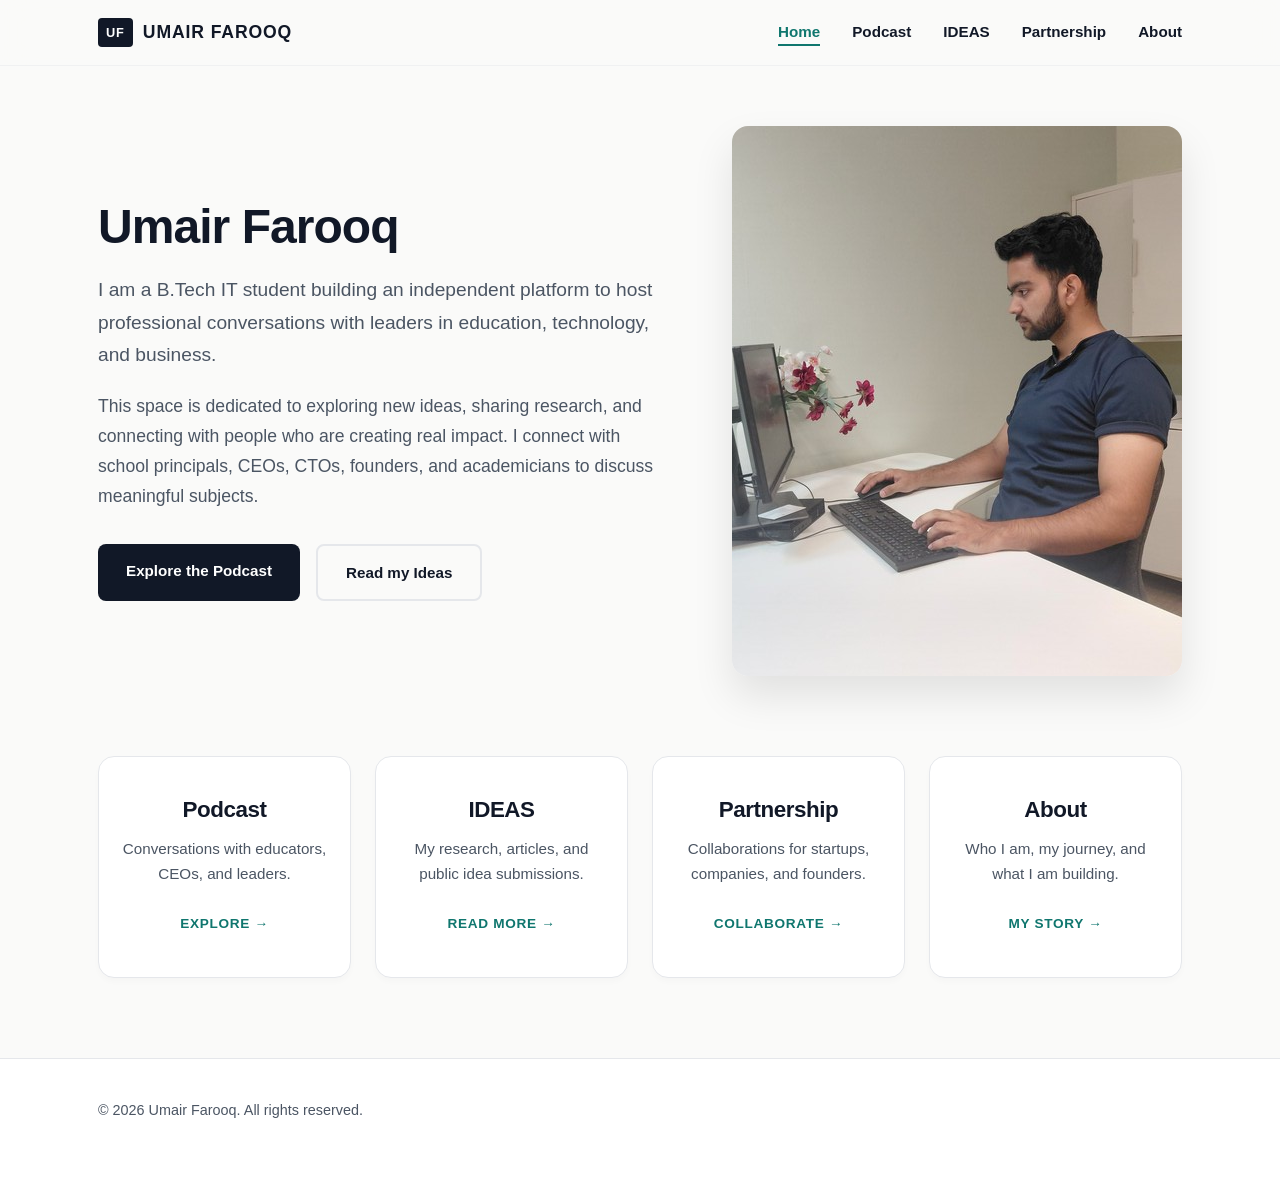
<file: index.html>
<!DOCTYPE html>
<html lang="en">
<head>
  <meta charset="UTF-8" />
  <meta name="viewport" content="width=device-width, initial-scale=1.0" />
  <title>Umair Farooq — Independent Media & Research</title>
  <link rel="stylesheet" href="css/style.css" />
</head>
<body>

  <header class="site-header">
    <div class="container header-inner">
      <a href="index.html" class="logo" style="display: flex; align-items: center; gap: 10px;">
        <span style="background: var(--text); color: #fff; padding: 4px 8px; border-radius: 4px; font-size: 0.8rem;">UF</span>
        UMAIR FAROOQ
      </a>
      <button class="menu-toggle" aria-label="Toggle menu">☰</button>
      <nav class="main-nav">
        <ul>
          <li><a href="index.html" class="active">Home</a></li>
          <li><a href="podcast.html">Podcast</a></li>
          <li><a href="ideas.html">IDEAS</a></li>
          <li><a href="partnerships.html">Partnership</a></li>
          <li><a href="about.html">About</a></li>
        </ul>
      </nav>
    </div>
  </header>

  <main class="container" style="padding-top: 60px; padding-bottom: 80px;">
    
    <!-- HERO SECTION -->
    <div class="hero-inner" style="margin-bottom: 80px;">
      
      <div class="hero-text">
        <h1 style="font-size: 3rem; margin-bottom: 20px; line-height: 1.1;">Umair Farooq</h1>
        
        <p class="lead" style="font-size: 1.2rem; margin-bottom: 20px;">
          I am a B.Tech IT student building an independent platform to host professional conversations with leaders in education, technology, and business.
        </p>
        
        <p class="lead" style="font-size: 1.1rem; color: var(--muted);">
          This space is dedicated to exploring new ideas, sharing research, and connecting with people who are creating real impact. I connect with school principals, CEOs, CTOs, founders, and academicians to discuss meaningful subjects.
        </p>

        <div class="hero-links">
          <a href="podcast.html" class="btn">Explore the Podcast</a>
          <a href="ideas.html" class="btn btn-outline" style="border-color: var(--border); color: var(--text);">Read my Ideas</a>
        </div>
      </div>

      <!-- THE NATURAL PHOTO (No Square Frame) -->
      <div class="hero-photo">
        <img src="images/profile.jpg" alt="Umair Farooq" />
      </div>

    </div>

    <!-- BOTTOM CARDS SECTION -->
    <div class="grid-4">
      
      <a href="podcast.html" class="card" style="text-align: center; padding: 40px 20px;">
        <h3 style="font-size: 1.4rem; margin-bottom: 12px; color: var(--text);">Podcast</h3>
        <p style="margin-bottom: 24px; font-size: 0.95rem;">Conversations with educators, CEOs, and leaders.</p>
        <span style="color: var(--accent); font-weight: 800; font-size: 0.85rem; letter-spacing: 0.05em; text-transform: uppercase;">Explore &rarr;</span>
      </a>

      <a href="ideas.html" class="card" style="text-align: center; padding: 40px 20px;">
        <h3 style="font-size: 1.4rem; margin-bottom: 12px; color: var(--text);">IDEAS</h3>
        <p style="margin-bottom: 24px; font-size: 0.95rem;">My research, articles, and public idea submissions.</p>
        <span style="color: var(--accent); font-weight: 800; font-size: 0.85rem; letter-spacing: 0.05em; text-transform: uppercase;">Read More &rarr;</span>
      </a>

      <a href="partnerships.html" class="card" style="text-align: center; padding: 40px 20px;">
        <h3 style="font-size: 1.4rem; margin-bottom: 12px; color: var(--text);">Partnership</h3>
        <p style="margin-bottom: 24px; font-size: 0.95rem;">Collaborations for startups, companies, and founders.</p>
        <span style="color: var(--accent); font-weight: 800; font-size: 0.85rem; letter-spacing: 0.05em; text-transform: uppercase;">Collaborate &rarr;</span>
      </a>

      <a href="about.html" class="card" style="text-align: center; padding: 40px 20px;">
        <h3 style="font-size: 1.4rem; margin-bottom: 12px; color: var(--text);">About</h3>
        <p style="margin-bottom: 24px; font-size: 0.95rem;">Who I am, my journey, and what I am building.</p>
        <span style="color: var(--accent); font-weight: 800; font-size: 0.85rem; letter-spacing: 0.05em; text-transform: uppercase;">My Story &rarr;</span>
      </a>

    </div>

  </main>

  <footer class="site-footer">
    <div class="container footer-inner">
      <p>© <span id="year"></span> Umair Farooq. All rights reserved.</p>
    </div>
  </footer>

  <script src="js/script.js"></script>
</body>
</html>
</file>
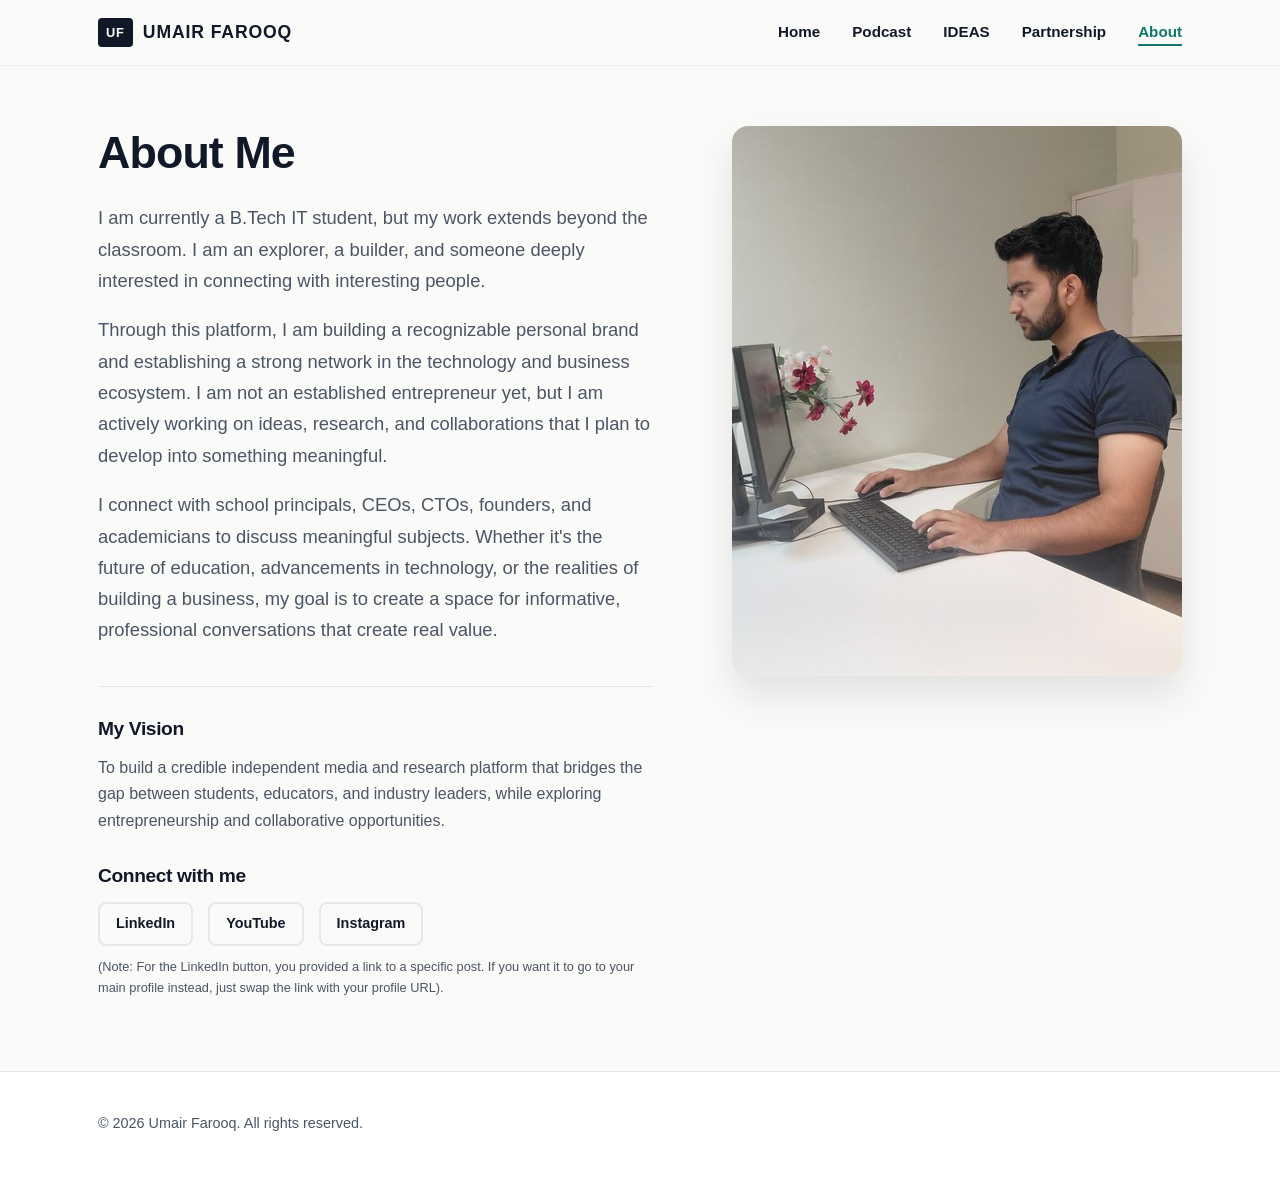
<file: about.html>
<!DOCTYPE html>
<html lang="en">
<head>
  <meta charset="UTF-8" />
  <meta name="viewport" content="width=device-width, initial-scale=1.0" />
  <title>About — Umair Farooq</title>
  <link rel="stylesheet" href="css/style.css" />
</head>
<body>

  <header class="site-header">
    <div class="container header-inner">
      <a href="index.html" class="logo" style="display: flex; align-items: center; gap: 10px;">
        <span style="background: var(--text); color: #fff; padding: 4px 8px; border-radius: 4px; font-size: 0.8rem;">UF</span>
        UMAIR FAROOQ
      </a>
      <button class="menu-toggle" aria-label="Toggle menu">☰</button>
      <nav class="main-nav">
        <ul>
          <li><a href="index.html">Home</a></li>
          <li><a href="podcast.html">Podcast</a></li>
          <li><a href="ideas.html">IDEAS</a></li>
          <li><a href="partnerships.html">Partnership</a></li>
          <li><a href="about.html" class="active">About</a></li>
        </ul>
      </nav>
    </div>
  </header>

  <main class="container" style="padding-top: 60px; padding-bottom: 60px;">
    
    <div class="hero-inner" style="align-items: flex-start;">
      
      <!-- LEFT SIDE: Your Story -->
      <div class="hero-text">
        <h1>About Me</h1>
        
        <p class="lead">
          I am currently a B.Tech IT student, but my work extends beyond the classroom. I am an explorer, a builder, and someone deeply interested in connecting with interesting people.
        </p>
        
        <p class="lead">
          Through this platform, I am building a recognizable personal brand and establishing a strong network in the technology and business ecosystem. I am not an established entrepreneur yet, but I am actively working on ideas, research, and collaborations that I plan to develop into something meaningful.
        </p>
        
        <p class="lead">
          I connect with school principals, CEOs, CTOs, founders, and academicians to discuss meaningful subjects. Whether it's the future of education, advancements in technology, or the realities of building a business, my goal is to create a space for informative, professional conversations that create real value.
        </p>

        <!-- Vision Section -->
        <div style="margin-top: 40px; border-top: 1px solid var(--border); padding-top: 30px;">
          <h3 style="font-size: 1.2rem; margin-bottom: 15px;">My Vision</h3>
          <p style="color: var(--muted);">
            To build a credible independent media and research platform that bridges the gap between students, educators, and industry leaders, while exploring entrepreneurship and collaborative opportunities.
          </p>
        </div>

        <!-- Social Links Section (UPDATED WITH YOUR LINKS) -->
        <div style="margin-top: 30px;">
          <h3 style="font-size: 1.2rem; margin-bottom: 15px;">Connect with me</h3>
          <div style="display: flex; gap: 15px; flex-wrap: wrap;">
            
            <!-- LinkedIn (Used the specific post link you provided) -->
            <a href="https://www.linkedin.com/posts/ritvikzaadu_noogler-ugcPost-7321483442292998145-rFuc/" target="_blank" class="btn btn-outline" style="padding: 8px 16px; font-size: 0.9rem;">LinkedIn</a>
            
            <!-- YouTube -->
            <a href="https://www.youtube.com/@umairf313" target="_blank" class="btn btn-outline" style="padding: 8px 16px; font-size: 0.9rem;">YouTube</a>
            
            <!-- Instagram -->
            <a href="https://www.instagram.com/mir_umair_farooq/" target="_blank" class="btn btn-outline" style="padding: 8px 16px; font-size: 0.9rem;">Instagram</a>
            
          </div>
          <p style="font-size: 0.8rem; color: var(--muted); margin-top: 10px;">(Note: For the LinkedIn button, you provided a link to a specific post. If you want it to go to your main profile instead, just swap the link with your profile URL).</p>
        </div>

      </div>

      <!-- RIGHT SIDE: Photo -->
      <div class="hero-photo" style="position: sticky; top: 100px;">
        <img src="images/profile.jpg" alt="Umair Farooq" />
      </div>

    </div>

  </main>

  <footer class="site-footer">
    <div class="container footer-inner">
      <p>© <span id="year"></span> Umair Farooq. All rights reserved.</p>
    </div>
  </footer>

  <script src="js/script.js"></script>
</body>
</html>
</file>
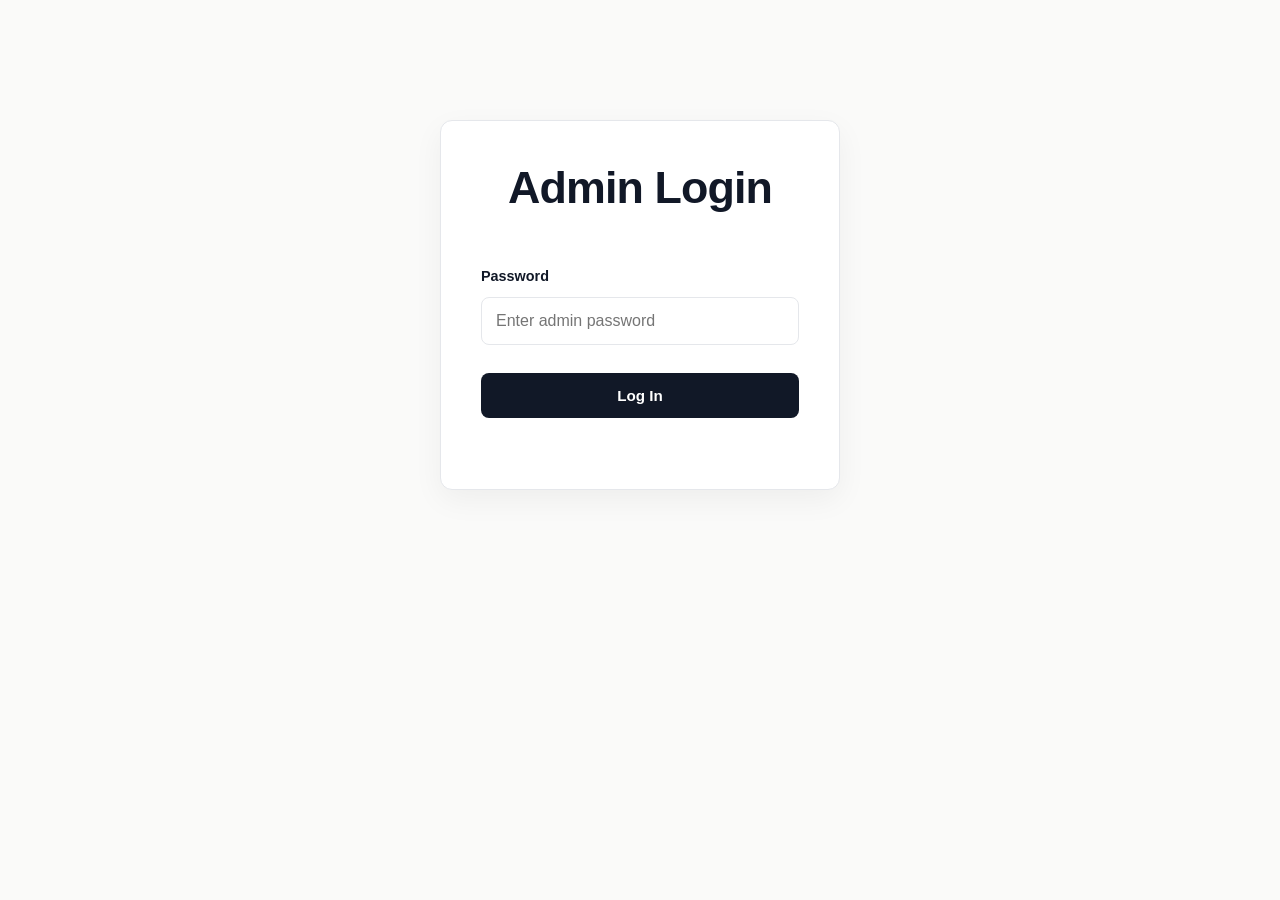
<file: admin-login.html>
<!DOCTYPE html>
<html lang="en">
<head>
  <meta charset="UTF-8" />
  <meta name="viewport" content="width=device-width, initial-scale=1.0" />
  <title>Admin Login — Umair Farooq</title>
  <link rel="stylesheet" href="css/style.css" />
  <style>
    .login-box {
      max-width: 400px;
      margin: 120px auto;
      padding: 40px;
      border: 1px solid var(--border);
      border-radius: 12px;
      background: var(--surface);
      box-shadow: 0 10px 30px rgba(0,0,0,0.05);
    }
  </style>
</head>
<body>

  <main class="container">
    <div class="login-box">
      <h1 style="text-align: center; margin-bottom: 30px;">Admin Login</h1>
      <form id="loginForm" class="contact-form">
        <label for="password">Password</label>
        <input type="password" id="password" placeholder="Enter admin password" required>
        <button type="submit" class="btn" style="width: 100%;">Log In</button>
        <p id="loginStatus" class="form-note" style="text-align: center; color: #a02c2c; margin-top: 15px;"></p>
      </form>
    </div>
  </main>

  <!-- We will link this to the backend later -->
  <script>
    const BACKEND_URL = 'https://umairfarooquf-backend.onrender.com';

    document.getElementById('loginForm').addEventListener('submit', async (e) => {
      e.preventDefault();
      const status = document.getElementById('loginStatus');
      const btn = e.target.querySelector('button');
      btn.textContent = 'Checking...';
      status.textContent = '';

      try {
        const res = await fetch(`${BACKEND_URL}/api/admin/login`, {
          method: 'POST',
          headers: { 'Content-Type': 'application/json' },
          body: JSON.stringify({ password: document.getElementById('password').value })
        });
        const data = await res.json();
        
        if (data.success) {
          localStorage.setItem('adminToken', data.token);
          window.location.href = 'admin.html';
        } else {
          status.textContent = 'Wrong password. Try again.';
        }
      } catch (err) {
        status.textContent = 'Network error. Server might be waking up.';
      }
      btn.textContent = 'Log In';
    });
  </script>
</body>
</html>
</file>
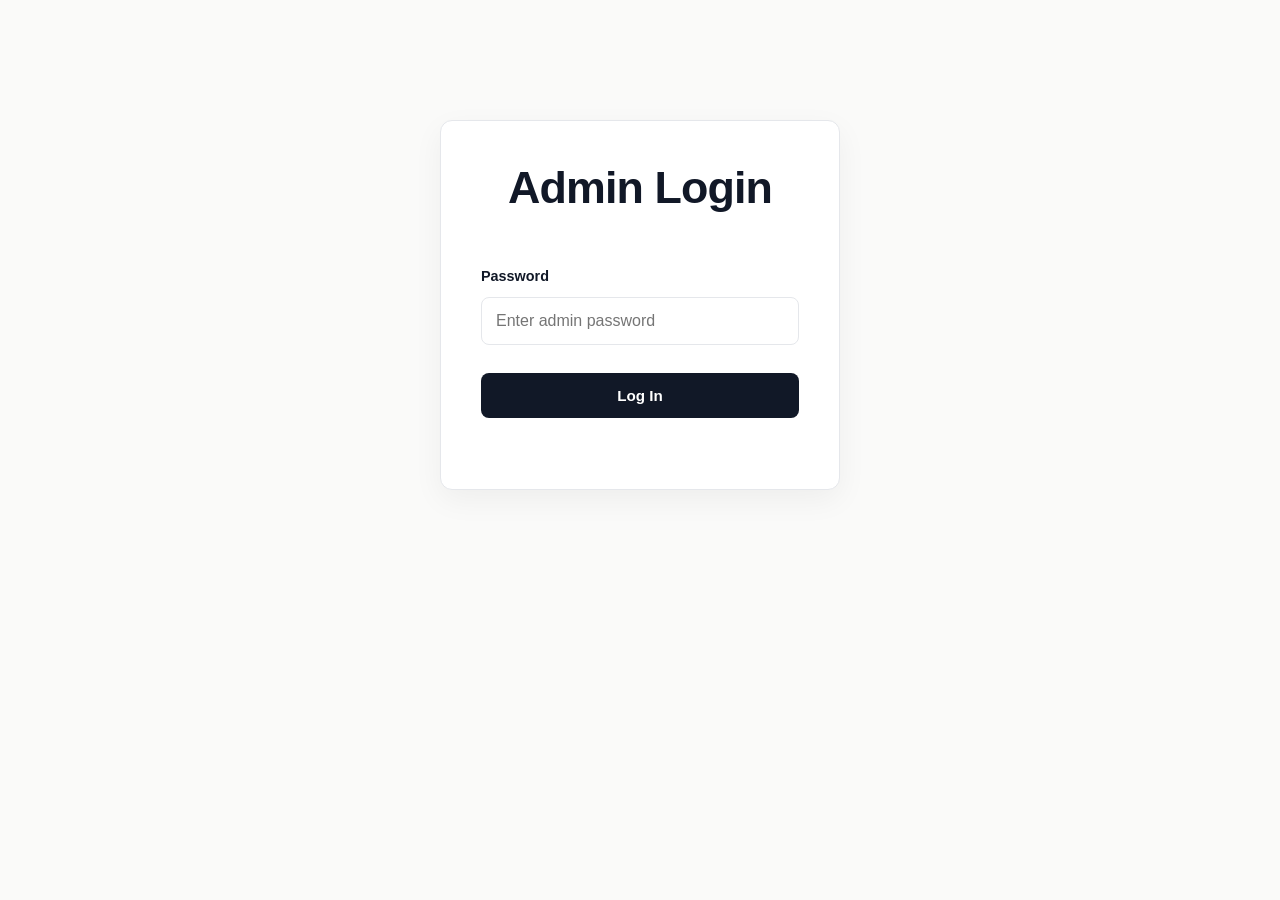
<file: admin.html>
<!DOCTYPE html>
<html lang="en">
<head>
  <meta charset="UTF-8" />
  <meta name="viewport" content="width=device-width, initial-scale=1.0" />
  <title>Admin Dashboard — Umair Farooq</title>
  <link rel="stylesheet" href="css/style.css" />
  <style>
    .admin-header { display: flex; justify-content: space-between; align-items: center; padding: 30px 0; border-bottom: 1px solid var(--border); }
    .admin-header h1 { margin: 0; }
    .admin-section { padding: 40px 0; }
    .admin-item { border: 1px solid var(--border); border-radius: 10px; padding: 20px; margin-bottom: 16px; background: var(--surface); }
    .admin-item-head { display: flex; justify-content: space-between; align-items: flex-start; gap: 16px; margin-bottom: 12px; }
    .admin-item-head h3 { margin: 0; }
    .admin-meta { font-size: 0.85rem; color: var(--muted); margin-bottom: 12px; background: var(--bg); padding: 8px 12px; border-radius: 6px; display: inline-block; }
    .admin-body { white-space: pre-wrap; font-size: 0.95rem; border-left: 3px solid var(--accent); padding-left: 15px; margin-top: 15px; }
    .btn-delete { background: #a02c2c; padding: 6px 12px; font-size: 0.8rem; }
    .btn-delete:hover { background: #7c2020; }
  </style>
</head>
<body>

  <div class="container">
    <div class="admin-header">
      <h1>Admin Dashboard</h1>
      <button id="logoutBtn" class="btn btn-outline">Log Out</button>
    </div>

    <section class="admin-section">
      <h2>Podcast Bookings</h2>
      <div id="bookingsList">Loading...</div>
    </section>

    <section class="admin-section">
      <h2>Partnerships</h2>
      <div id="partnershipsList">Loading...</div>
    </section>

    <section class="admin-section">
      <h2>Idea Submissions</h2>
      <div id="ideasList">Loading...</div>
    </section>
  </div>

  <script>
    const BACKEND_URL = 'https://umairfarooquf-backend.onrender.com';
    const token = localStorage.getItem('adminToken');

    if (!token) { window.location.href = 'admin-login.html'; }

    document.getElementById('logoutBtn').addEventListener('click', () => {
      localStorage.removeItem('adminToken');
      window.location.href = 'admin-login.html';
    });

    async function fetchData(endpoint, targetId, renderCallback) {
      try {
        const res = await fetch(`${BACKEND_URL}/api/admin/${endpoint}`, {
          headers: { 'Authorization': `Bearer ${token}` }
        });
        if (res.status === 401) {
          localStorage.removeItem('adminToken');
          window.location.href = 'admin-login.html';
          return;
        }
        const data = await res.json();
        document.getElementById(targetId).innerHTML = data.length === 0 ? '<p style="color: var(--muted);">No records yet.</p>' : data.map(renderCallback).join('');
      } catch (err) {
        document.getElementById(targetId).innerHTML = '<p style="color: red;">Failed to load data. Is server awake?</p>';
      }
    }

    // 1. Load Bookings
    fetchData('bookings', 'bookingsList', (item) => `
      <div class="admin-item">
        <div class="admin-item-head">
          <h3>${item.name} <span style="font-weight: normal; color: var(--muted);">(${item.designation})</span></h3>
          <button class="btn btn-delete" onclick="deleteRecord('podcast_bookings', ${item.id})">Delete</button>
        </div>
        <div class="admin-meta">
          <strong>Company:</strong> ${item.company || 'N/A'} | 
          <strong>Phone:</strong> ${item.contact_number} | 
          <strong>Location:</strong> ${item.preferred_location} ${item.location_details ? `(${item.location_details})` : ''}
        </div>
        <div class="admin-body">${item.notes || 'No additional notes.'}</div>
      </div>
    `);

    // 2. Load Partnerships
    fetchData('partnerships', 'partnershipsList', (item) => `
      <div class="admin-item">
        <div class="admin-item-head">
          <h3>${item.name} - ${item.company || 'N/A'}</h3>
          <button class="btn btn-delete" onclick="deleteRecord('partnerships', ${item.id})">Delete</button>
        </div>
        <div class="admin-meta">
          <strong>Email:</strong> ${item.email} | 
          <strong>Type:</strong> ${item.partnership_type} ${item.extra_details ? `(${item.extra_details})` : ''}
        </div>
        <div class="admin-body">${item.message}</div>
      </div>
    `);

    // 3. Load Ideas
    fetchData('ideas', 'ideasList', (item) => `
      <div class="admin-item">
        <div class="admin-item-head">
          <h3>${item.title}</h3>
          <button class="btn btn-delete" onclick="deleteRecord('ideas', ${item.id})">Delete</button>
        </div>
        <div class="admin-meta">
          <strong>Category:</strong> ${item.category} | 
          <strong>Submitted by:</strong> ${item.author_name} (${item.author_contact})
        </div>
        <div class="admin-body">
          <strong>Problem:</strong> ${item.problem}\n\n<strong>Solution:</strong> ${item.solution}\n\n<strong>Description:</strong> ${item.description}
        </div>
      </div>
    `);

    // Delete function
    async function deleteRecord(table, id) {
      if (!confirm('Are you sure you want to delete this record?')) return;
      try {
        await fetch(`${BACKEND_URL}/api/admin/${table}/${id}`, {
          method: 'DELETE',
          headers: { 'Authorization': `Bearer ${token}` }
        });
        window.location.reload();
      } catch (err) {
        alert('Failed to delete. Server might be asleep.');
      }
    }
  </script>
</body>
</html>
</file>
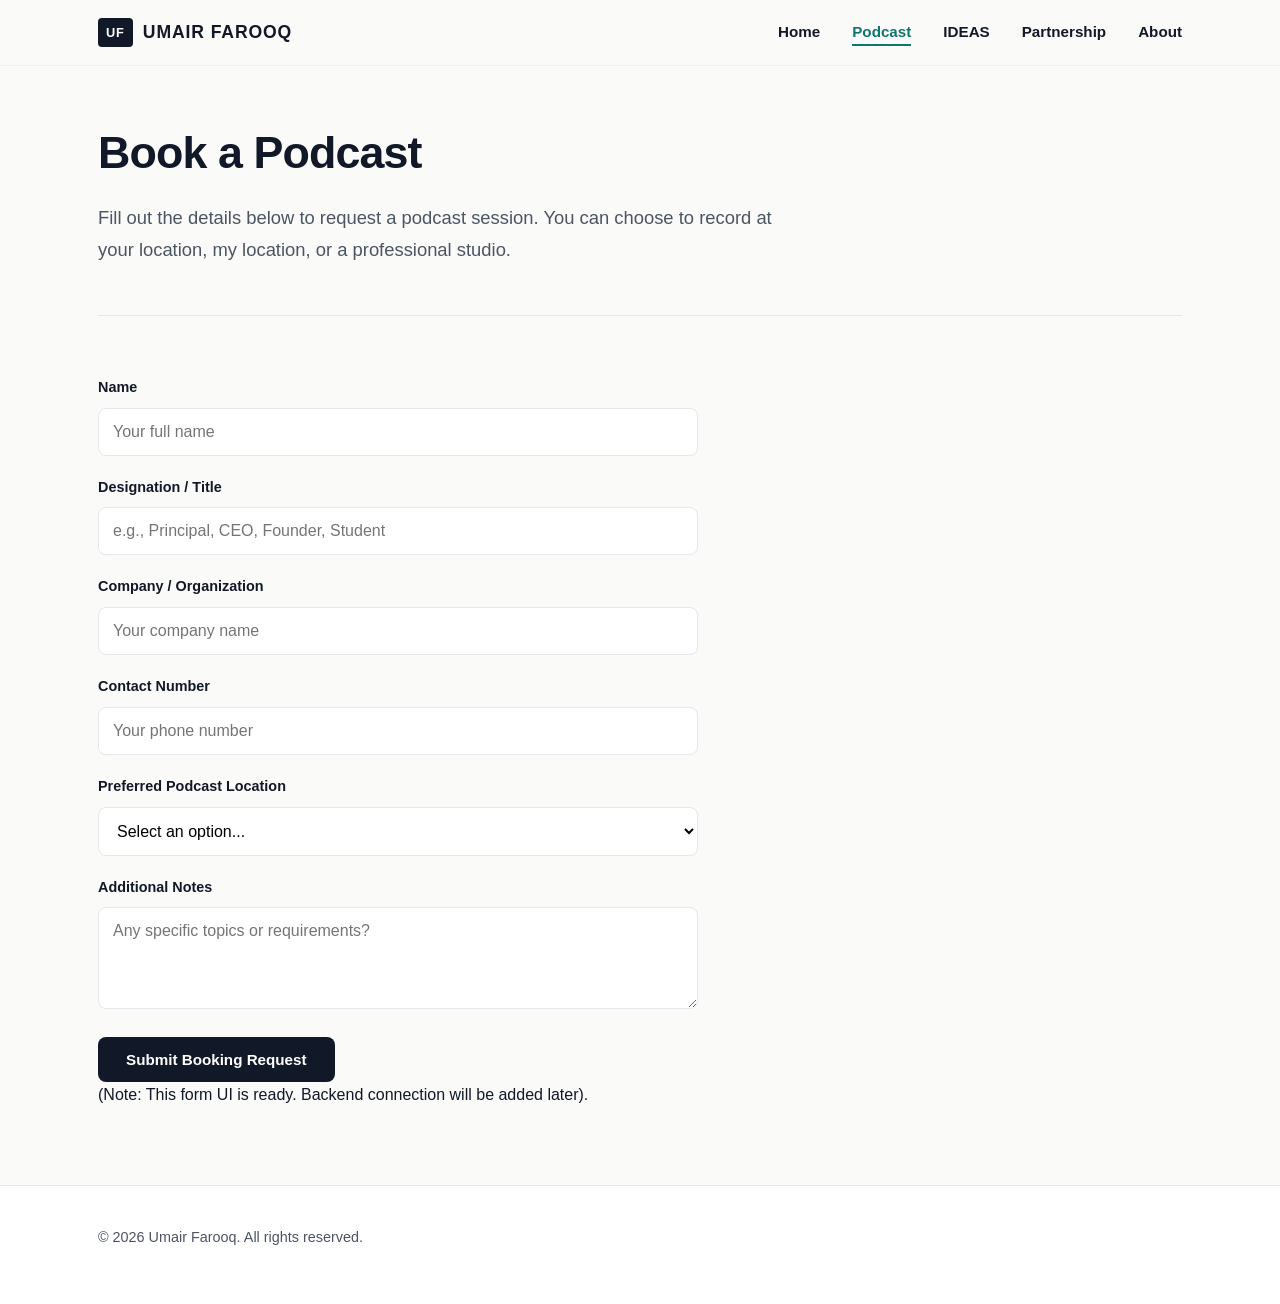
<file: book-a-podcast.html>
<!DOCTYPE html>
<html lang="en">
<head>
  <meta charset="UTF-8" />
  <meta name="viewport" content="width=device-width, initial-scale=1.0" />
  <title>Book a Podcast — Umair Farooq</title>
  <link rel="stylesheet" href="css/style.css" />
</head>
<body>

  <header class="site-header">
    <div class="container header-inner">
      <a href="index.html" class="logo" style="display: flex; align-items: center; gap: 10px;">
        <span style="background: var(--text); color: #fff; padding: 4px 8px; border-radius: 4px; font-size: 0.8rem;">UF</span>
        UMAIR FAROOQ
      </a>
      <button class="menu-toggle" aria-label="Toggle menu">☰</button>
      <nav class="main-nav">
        <ul>
          <li><a href="index.html">Home</a></li>
          <li><a href="podcast.html" class="active">Podcast</a></li>
          <li><a href="ideas.html">IDEAS</a></li>
          <li><a href="partnerships.html">Partnership</a></li>
          <li><a href="about.html">About</a></li>
        </ul>
      </nav>
    </div>
  </header>

  <main class="container" style="padding-top: 60px; padding-bottom: 60px;">
    
    <div style="max-width: 700px; margin-bottom: 50px;">
      <h1>Book a Podcast</h1>
      <p class="lead">
        Fill out the details below to request a podcast session. You can choose to record at your location, my location, or a professional studio.
      </p>
    </div>

    <div style="border-top: 1px solid var(--border); padding-top: 40px;">
      
      <form class="contact-form" id="bookingForm">
        
        <label for="name">Name</label>
        <input type="text" id="name" placeholder="Your full name" required>

        <label for="designation">Designation / Title</label>
        <input type="text" id="designation" placeholder="e.g., Principal, CEO, Founder, Student" required>

        <label for="company">Company / Organization</label>
        <input type="text" id="company" placeholder="Your company name">

        <label for="contact">Contact Number</label>
        <input type="tel" id="contact" placeholder="Your phone number" required>

        <!-- UPDATED DROPDOWN -->
        <label for="location">Preferred Podcast Location</label>
        <select id="location" required onchange="toggleLocationInput()">
          <option value="">Select an option...</option>
          <option value="guest">My Location (drop ur location)</option>
          <option value="host">Host's Location</option>
          <option value="studio">Professional Studio (drop nearby studio)</option>
        </select>

        <!-- Hidden Location Details Box -->
        <div id="locationDetailsDiv" style="display: none; margin-top: 18px;">
          <label for="locationDetails" id="locationLabel">Drop your location / address</label>
          <input type="text" id="locationDetails" placeholder="Enter exact address or area">
        </div>

        <label for="notes">Additional Notes</label>
        <textarea id="notes" rows="4" placeholder="Any specific topics or requirements?"></textarea>

        <button type="submit" class="btn">Submit Booking Request</button>
        <p class="form-note">(Note: This form UI is ready. Backend connection will be added later).</p>
      </form>

    </div>

  </main>

  <footer class="site-footer">
    <div class="container footer-inner">
      <p>© <span id="year"></span> Umair Farooq. All rights reserved.</p>
    </div>
  </footer>

  <script src="js/script.js"></script>
  
  <script>
    function toggleLocationInput() {
      const locationSelect = document.getElementById('location');
      const detailsDiv = document.getElementById('locationDetailsDiv');
      const locationLabel = document.getElementById('locationLabel');
      const locationInput = document.getElementById('locationDetails');

      if (locationSelect.value === 'guest') {
        detailsDiv.style.display = 'block';
        locationLabel.textContent = 'Your Location / Address';
        locationInput.placeholder = 'Enter your exact address or city';
        locationInput.required = true;
      } else if (locationSelect.value === 'studio') {
        detailsDiv.style.display = 'block';
        locationLabel.textContent = 'Nearby Studio';
        locationInput.placeholder = 'Suggest a studio or area you prefer';
        locationInput.required = true;
      } else if (locationSelect.value === 'host') {
        detailsDiv.style.display = 'none';
        locationInput.required = false;
        locationInput.value = '';
      } else {
        detailsDiv.style.display = 'none';
        locationInput.required = false;
        locationInput.value = '';
      }
    }
  </script>
</body>
</html>
</file>
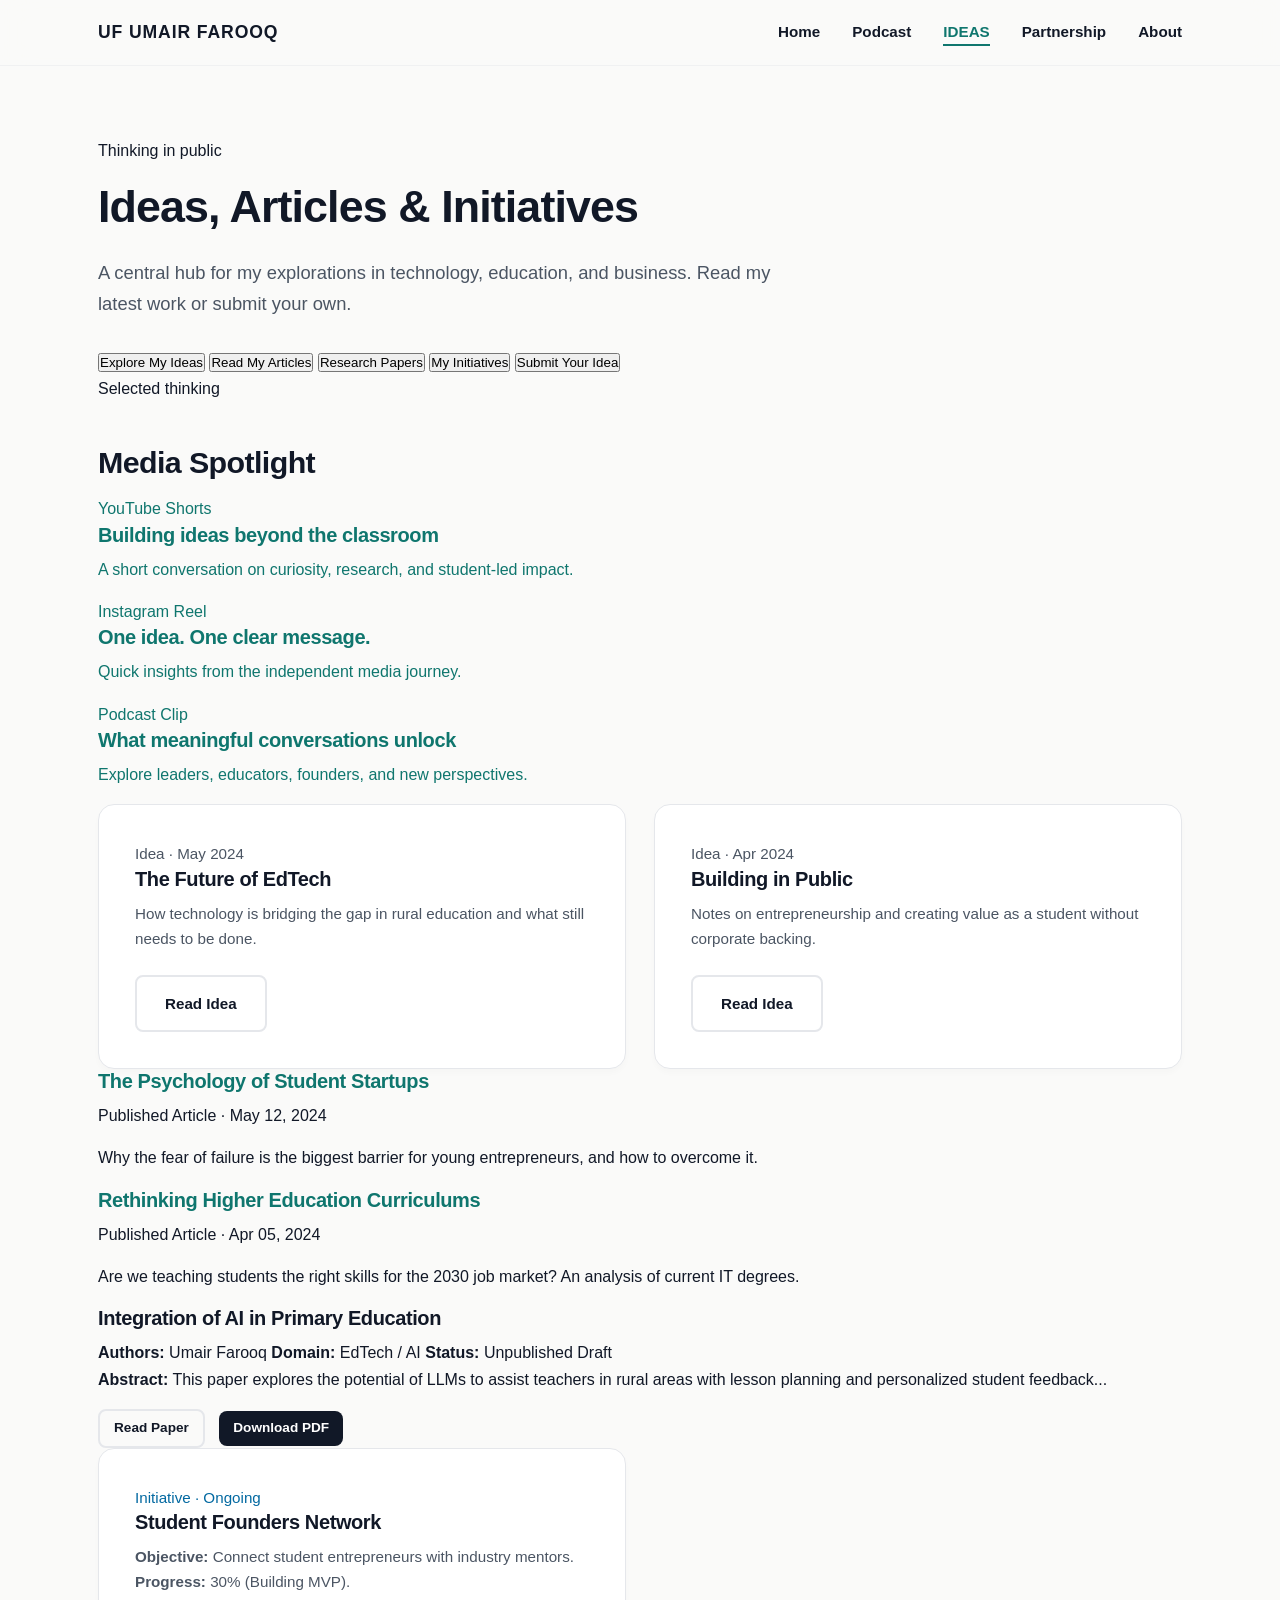
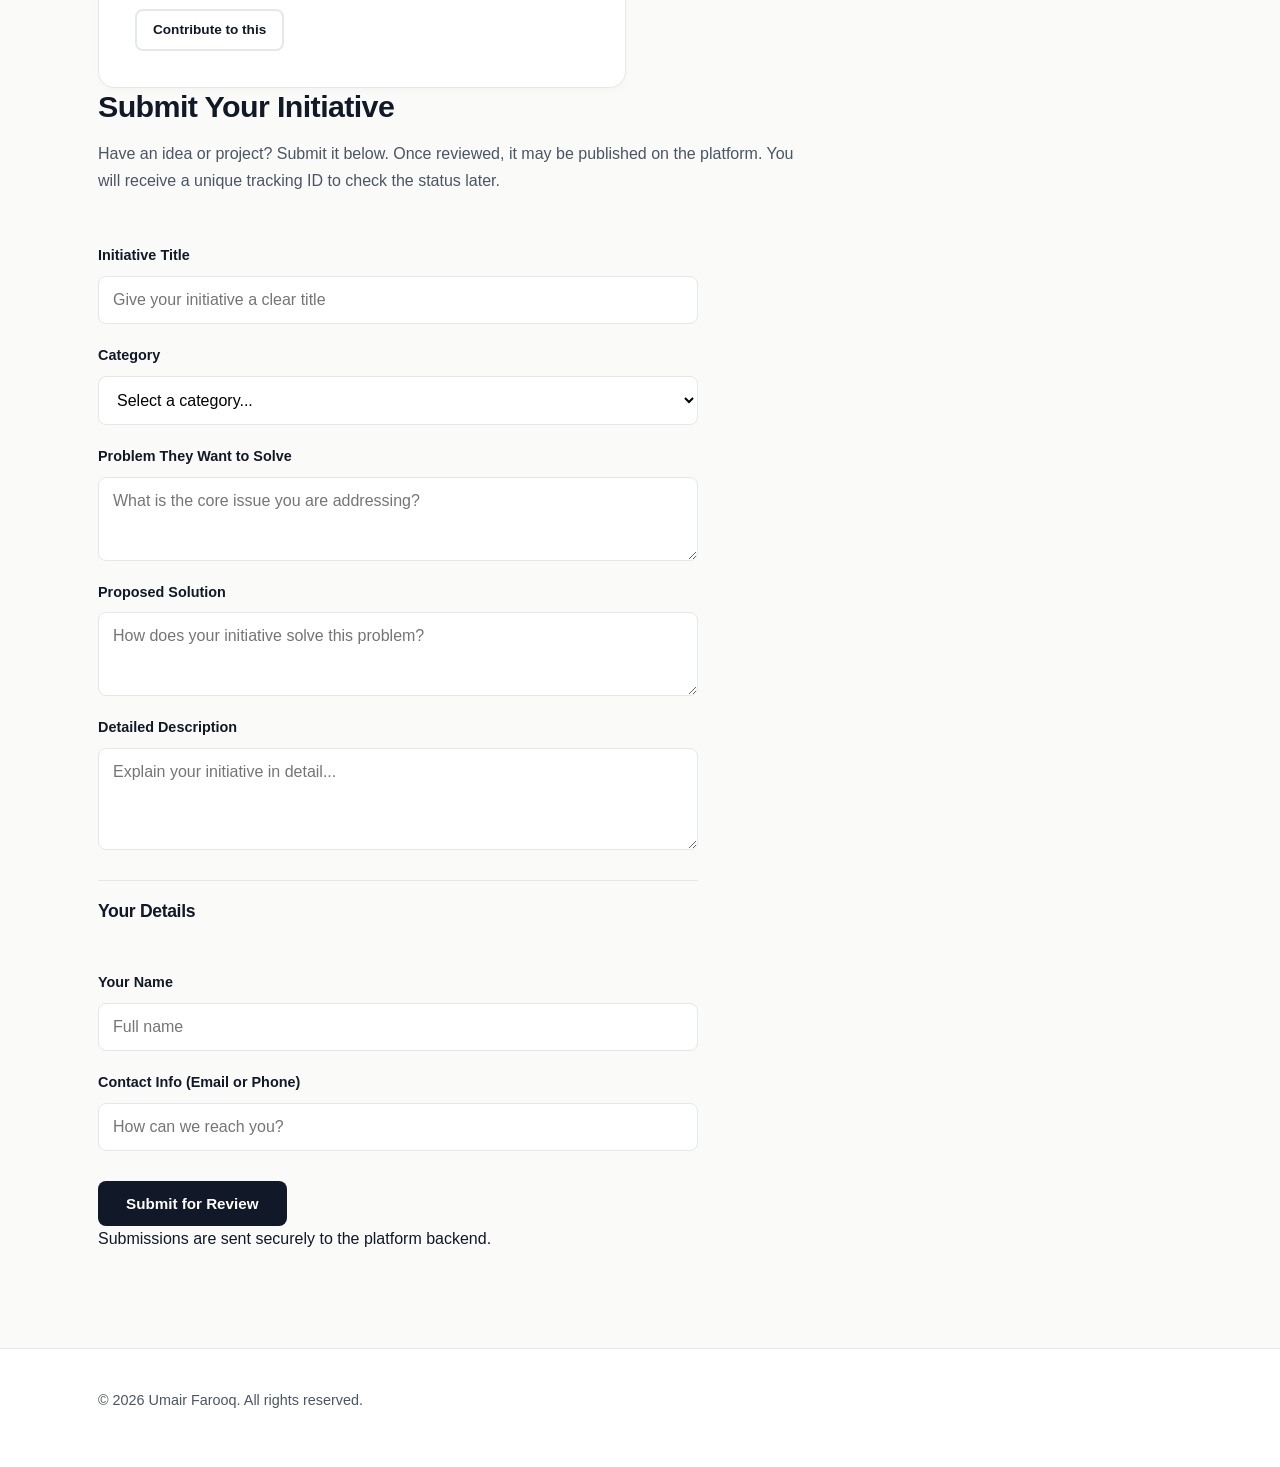
<file: ideas.html>
<!DOCTYPE html>
<html lang="en">
<head>
  <meta charset="UTF-8" />
  <meta name="viewport" content="width=device-width, initial-scale=1.0" />
  <title>Ideas &amp; Initiatives — Umair Farooq</title>
  <link rel="stylesheet" href="css/style.css" />
</head>
<body>

  <header class="site-header">
    <div class="container header-inner">
      <a href="index.html" class="logo">
        <span class="logo-mark">UF</span>
        UMAIR FAROOQ
      </a>
      <button class="menu-toggle" aria-label="Toggle menu">☰</button>
      <nav class="main-nav">
        <ul>
          <li><a href="index.html">Home</a></li>
          <li><a href="podcast.html">Podcast</a></li>
          <li><a href="ideas.html" class="active">IDEAS</a></li>
          <li><a href="partnerships.html">Partnership</a></li>
          <li><a href="about.html">About</a></li>
        </ul>
      </nav>
    </div>
  </header>

  <main class="container" style="padding-top: 72px; padding-bottom: 80px;">
    
    <div style="margin-bottom: 30px;">
      <p class="eyebrow">Thinking in public</p>
      <h1>Ideas, Articles &amp; Initiatives</h1>
      <p class="lead">A central hub for my explorations in technology, education, and business. Read my latest work or submit your own.</p>
    </div>

    <!-- TAB NAVIGATION -->
    <div class="tab-menu">
      <button class="tab-btn active" onclick="openTab('tab-ideas', this)">Explore My Ideas</button>
      <button class="tab-btn" onclick="openTab('tab-articles', this)">Read My Articles</button>
      <button class="tab-btn" onclick="openTab('tab-research', this)">Research Papers</button>
      <button class="tab-btn" onclick="openTab('tab-initiatives', this)">My Initiatives</button>
      <button class="tab-btn" onclick="openTab('tab-submit', this)">Submit Your Idea</button>
    </div>

    <!-- TAB 1: EXPLORE IDEAS (Cards) -->
    <div id="tab-ideas" class="tab-content active">
      <div class="media-section-heading">
        <div>
          <p class="eyebrow" style="margin-bottom: 6px;">Selected thinking</p>
          <h2>Media Spotlight</h2>
        </div>
      </div>
      <div class="spotlight-grid">
        <a href="https://www.youtube.com/@umairf313" target="_blank" class="spotlight-card" aria-label="Watch on YouTube">
          <div class="spotlight-card-content">
            <span class="spotlight-platform">YouTube Shorts</span>
            <div>
              <h3>Building ideas beyond the classroom</h3>
              <p>A short conversation on curiosity, research, and student-led impact.</p>
            </div>
          </div>
        </a>
        <a href="https://www.instagram.com/mir_umair_farooq/" target="_blank" class="spotlight-card" aria-label="View on Instagram">
          <div class="spotlight-card-content">
            <span class="spotlight-platform">Instagram Reel</span>
            <div>
              <h3>One idea. One clear message.</h3>
              <p>Quick insights from the independent media journey.</p>
            </div>
          </div>
        </a>
        <a href="podcast.html" class="spotlight-card" aria-label="Explore the podcast">
          <div class="spotlight-card-content">
            <span class="spotlight-platform">Podcast Clip</span>
            <div>
              <h3>What meaningful conversations unlock</h3>
              <p>Explore leaders, educators, founders, and new perspectives.</p>
            </div>
          </div>
        </a>
      </div>
      <div class="grid-2">
        <a href="#" class="card editorial-card">
          <div>
            <p class="eyebrow">Idea · May 2024</p>
            <h3>The Future of EdTech</h3>
            <p>How technology is bridging the gap in rural education and what still needs to be done.</p>
          </div>
          <span class="btn btn-outline" style="margin-top: 24px; align-self: flex-start;">Read Idea</span>
        </a>
        <a href="#" class="card editorial-card">
          <div>
            <p class="eyebrow">Idea · Apr 2024</p>
            <h3>Building in Public</h3>
            <p>Notes on entrepreneurship and creating value as a student without corporate backing.</p>
          </div>
          <span class="btn btn-outline" style="margin-top: 24px; align-self: flex-start;">Read Idea</span>
        </a>
      </div>
    </div>

    <!-- TAB 2: READ ARTICLES (Editorial List) -->
    <div id="tab-articles" class="tab-content">
      <div class="article-list">
        <article class="article-item">
          <h3><a href="#">The Psychology of Student Startups</a></h3>
          <p class="eyebrow">Published Article · May 12, 2024</p>
          <p>Why the fear of failure is the biggest barrier for young entrepreneurs, and how to overcome it.</p>
        </article>
        <article class="article-item">
          <h3><a href="#">Rethinking Higher Education Curriculums</a></h3>
          <p class="eyebrow">Published Article · Apr 05, 2024</p>
          <p>Are we teaching students the right skills for the 2030 job market? An analysis of current IT degrees.</p>
        </article>
      </div>
    </div>

    <!-- TAB 3: RESEARCH PAPERS (Academic List) -->
    <div id="tab-research" class="tab-content">
      <div class="research-item">
        <h3>Integration of AI in Primary Education</h3>
        <div class="research-meta">
          <span><strong>Authors:</strong> Umair Farooq</span>
          <span><strong>Domain:</strong> EdTech / AI</span>
          <span><strong>Status:</strong> Unpublished Draft</span>
        </div>
        <p class="research-abstract"><strong>Abstract:</strong> This paper explores the potential of LLMs to assist teachers in rural areas with lesson planning and personalized student feedback...</p>
        <a href="#" class="btn btn-outline" style="padding: 6px 14px; font-size: 0.85rem;">Read Paper</a>
        <a href="#" class="btn" style="padding: 6px 14px; font-size: 0.85rem; margin-left: 10px;">Download PDF</a>
      </div>
    </div>

    <!-- TAB 4: MY INITIATIVES -->
    <div id="tab-initiatives" class="tab-content">
      <div class="grid-2">
        <div class="card">
          <p class="eyebrow" style="color: #0369a1;">Initiative · Ongoing</p>
          <h3>Student Founders Network</h3>
          <p><strong>Objective:</strong> Connect student entrepreneurs with industry mentors.</p>
          <p><strong>Progress:</strong> 30% (Building MVP).</p>
          <a href="#" class="btn btn-outline" style="margin-top: 15px; padding: 8px 16px; font-size: 0.85rem;">Contribute to this</a>
        </div>
      </div>
    </div>

    <!-- TAB 5: SUBMIT YOUR IDEA (Comprehensive Form) -->
    <div id="tab-submit" class="tab-content">
      <div class="form-panel">
        <h2 style="margin-top: 0;">Submit Your Initiative</h2>
        <p class="lead" style="font-size: 1rem; margin-bottom: 30px;">
          Have an idea or project? Submit it below. Once reviewed, it may be published on the platform. You will receive a unique tracking ID to check the status later.
        </p>
        
        <form class="contact-form" id="submitIdeaForm">
          
          <label for="title">Initiative Title</label>
          <input type="text" id="title" placeholder="Give your initiative a clear title" required>

          <label for="category">Category</label>
          <select id="category" required>
            <option value="">Select a category...</option>
            <option value="tech">Technology</option>
            <option value="edu">Education</option>
            <option value="biz">Business / Startup</option>
            <option value="social">Social Impact</option>
          </select>

          <label for="problem">Problem They Want to Solve</label>
          <textarea id="problem" rows="3" placeholder="What is the core issue you are addressing?" required></textarea>

          <label for="solution">Proposed Solution</label>
          <textarea id="solution" rows="3" placeholder="How does your initiative solve this problem?" required></textarea>

          <label for="description">Detailed Description</label>
          <textarea id="description" rows="4" placeholder="Explain your initiative in detail..." required></textarea>

          <div style="border-top: 1px solid var(--border); margin: 30px 0 20px 0; padding-top: 20px;">
            <h3 style="font-size: 1.1rem;">Your Details</h3>
          </div>

          <label for="name">Your Name</label>
          <input type="text" id="name" placeholder="Full name" required>

          <label for="contact">Contact Info (Email or Phone)</label>
          <input type="text" id="contact" placeholder="How can we reach you?" required>

          <button type="submit" class="btn" style="margin-top: 30px;">Submit for Review</button>
          <p class="form-note">Submissions are sent securely to the platform backend.</p>
        </form>
      </div>
    </div>

  </main>

  <footer class="site-footer">
    <div class="container footer-inner">
      <p>© <span id="year"></span> Umair Farooq. All rights reserved.</p>
    </div>
  </footer>

  <script src="js/script.js"></script>
  <script>
    // JavaScript to handle the Tabs
    function openTab(tabId, activeButton) {
      // Hide all tab contents
      const contents = document.querySelectorAll('.tab-content');
      contents.forEach(content => content.classList.remove('active'));

      // Remove active class from all buttons
      const buttons = document.querySelectorAll('.tab-btn');
      buttons.forEach(btn => btn.classList.remove('active'));

      // Show the selected tab content
      document.getElementById(tabId).classList.add('active');

      // Highlight the clicked button
      activeButton.classList.add('active');
    }
  </script>
</body>
</html>
</file>
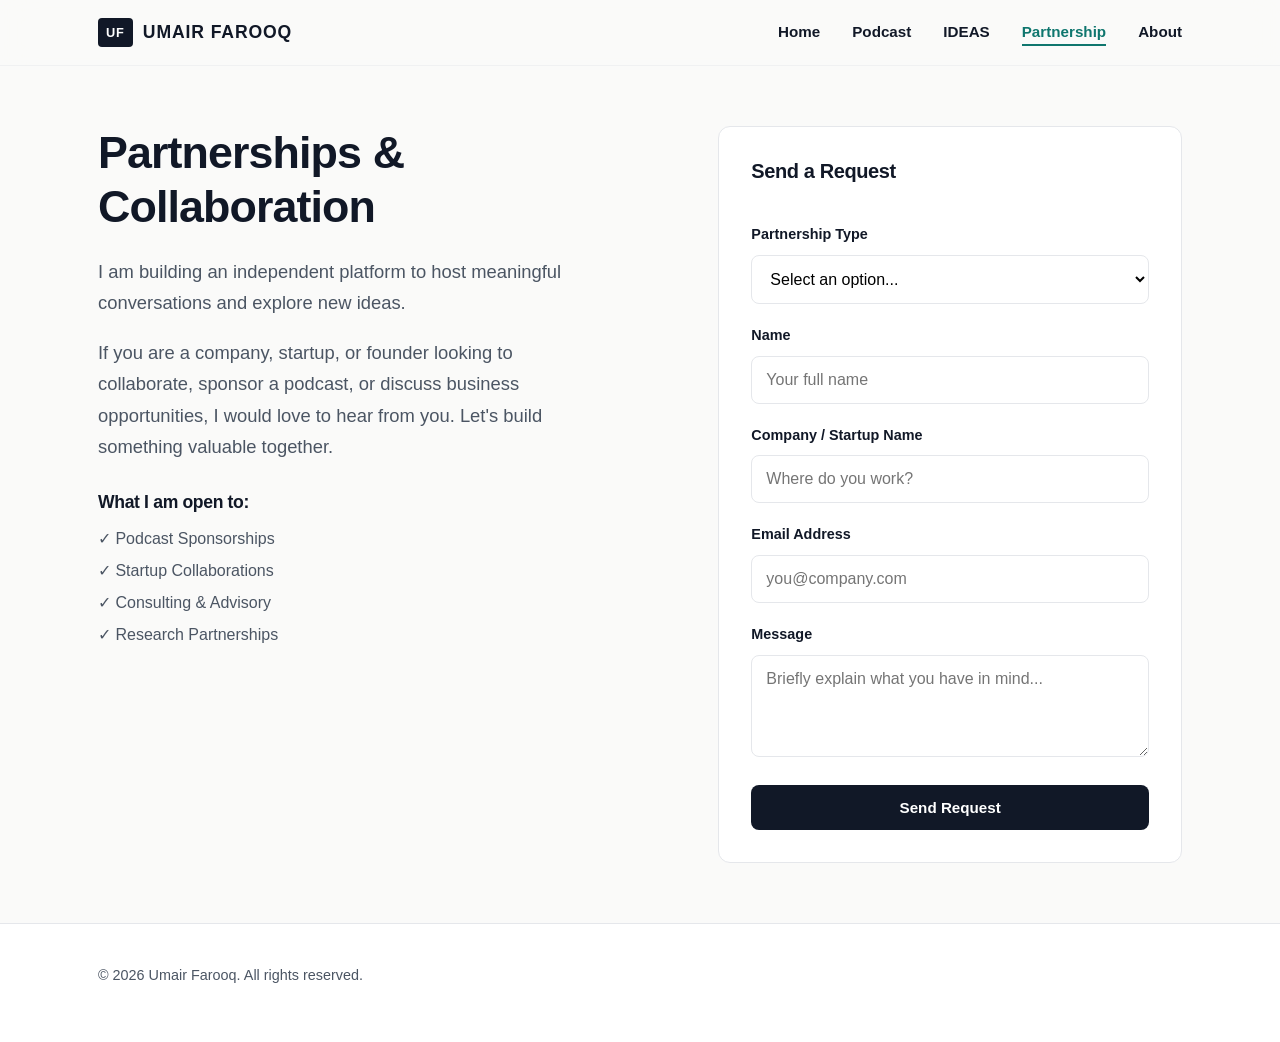
<file: partnerships.html>
<!DOCTYPE html>
<html lang="en">
<head>
  <meta charset="UTF-8" />
  <meta name="viewport" content="width=device-width, initial-scale=1.0" />
  <title>Partnerships — Umair Farooq</title>
  <link rel="stylesheet" href="css/style.css" />
</head>
<body>

  <header class="site-header">
    <div class="container header-inner">
      <a href="index.html" class="logo" style="display: flex; align-items: center; gap: 10px;">
        <span style="background: var(--text); color: #fff; padding: 4px 8px; border-radius: 4px; font-size: 0.8rem;">UF</span>
        UMAIR FAROOQ
      </a>
      <button class="menu-toggle" aria-label="Toggle menu">☰</button>
      <nav class="main-nav">
        <ul>
          <li><a href="index.html">Home</a></li>
          <li><a href="podcast.html">Podcast</a></li>
          <li><a href="ideas.html">IDEAS</a></li>
          <li><a href="partnerships.html" class="active">Partnership</a></li>
          <li><a href="about.html">About</a></li>
        </ul>
      </nav>
    </div>
  </header>

  <main class="container" style="padding-top: 60px; padding-bottom: 60px;">
    
    <div class="hero-inner" style="align-items: flex-start;">
      
      <!-- LEFT SIDE: Text and Info -->
      <div class="hero-text" style="max-width: 500px;">
        <h1>Partnerships &amp; Collaboration</h1>
        <p class="lead">
          I am building an independent platform to host meaningful conversations and explore new ideas. 
        </p>
        <p class="lead">
          If you are a company, startup, or founder looking to collaborate, sponsor a podcast, or discuss business opportunities, I would love to hear from you. Let's build something valuable together.
        </p>
        
        <div style="margin-top: 30px;">
          <h3 style="font-size: 1.1rem; margin-bottom: 10px;">What I am open to:</h3>
          <ul style="list-style-type: none; padding: 0; color: var(--muted); line-height: 2;">
            <li>✓ Podcast Sponsorships</li>
            <li>✓ Startup Collaborations</li>
            <li>✓ Consulting &amp; Advisory</li>
            <li>✓ Research Partnerships</li>
          </ul>
        </div>
      </div>

      <!-- RIGHT SIDE: Dynamic Form -->
      <div style="width: 100%; max-width: 480px;">
        
        <div style="background: var(--surface); border: 1px solid var(--border); border-radius: 12px; padding: 32px;">
          <h3 style="margin-top: 0; margin-bottom: 20px;">Send a Request</h3>
          
          <form class="contact-form" id="partnershipForm">
            
            <!-- Select Type FIRST to trigger the dynamic fields -->
            <label for="type">Partnership Type</label>
            <select id="type" required onchange="updateFormFields()">
              <option value="">Select an option...</option>
              <option value="sponsorship">Sponsorship</option>
              <option value="collaboration">Startup Collaboration</option>
              <option value="consulting">Consulting / Advisory</option>
              <option value="other">Other</option>
            </select>

            <!-- DYNAMIC CONTENT APPEARS HERE -->
            <div id="dynamicFields" style="display: none; margin-top: 10px; border-top: 1px dashed var(--border); padding-top: 10px;">
              
              <div id="fields-sponsorship" class="type-fields" style="display: none;">
                <label for="budget">Estimated Budget (Optional)</label>
                <input type="text" id="budget" placeholder="e.g., $500 - $1000">
              </div>

              <div id="fields-collaboration" class="type-fields" style="display: none;">
                <label for="startup-stage">Startup Stage</label>
                <select id="startup-stage">
                  <option value="idea">Idea Phase</option>
                  <option value="mvp">MVP / Building</option>
                  <option value="funded">Funded / Scaling</option>
                </select>
              </div>

              <div id="fields-consulting" class="type-fields" style="display: none;">
                <label for="consult-topic">What do you need help with?</label>
                <input type="text" id="consult-topic" placeholder="e.g., Go-to-market strategy, tech architecture">
              </div>

            </div>

            <!-- Common Fields -->
            <label for="name">Name</label>
            <input type="text" id="name" placeholder="Your full name" required>

            <label for="company">Company / Startup Name</label>
            <input type="text" id="company" placeholder="Where do you work?">

            <label for="email">Email Address</label>
            <input type="email" id="email" placeholder="you@company.com" required>

            <label for="message">Message</label>
            <textarea id="message" rows="4" placeholder="Briefly explain what you have in mind..." required></textarea>

            <button type="submit" class="btn" style="width: 100%;">Send Request</button>
          </form>
        </div>

      </div>

    </div>

  </main>

  <footer class="site-footer">
    <div class="container footer-inner">
      <p>© <span id="year"></span> Umair Farooq. All rights reserved.</p>
    </div>
  </footer>

  <script src="js/script.js"></script>
  
  <!-- Script for Dynamic Fields -->
  <script>
    function updateFormFields() {
      const type = document.getElementById('type').value;
      const dynamicContainer = document.getElementById('dynamicFields');
      const allFields = document.querySelectorAll('.type-fields');

      // Hide all specific fields first
      allFields.forEach(field => field.style.display = 'none');

      if (type === '') {
        dynamicContainer.style.display = 'none';
      } else {
        dynamicContainer.style.display = 'block';
        
        // Show the specific field based on selection
        if (type === 'sponsorship') {
          document.getElementById('fields-sponsorship').style.display = 'block';
        } else if (type === 'collaboration') {
          document.getElementById('fields-collaboration').style.display = 'block';
        } else if (type === 'consulting') {
          document.getElementById('fields-consulting').style.display = 'block';
        }
      }
    }
  </script>
</body>
</html>
</file>
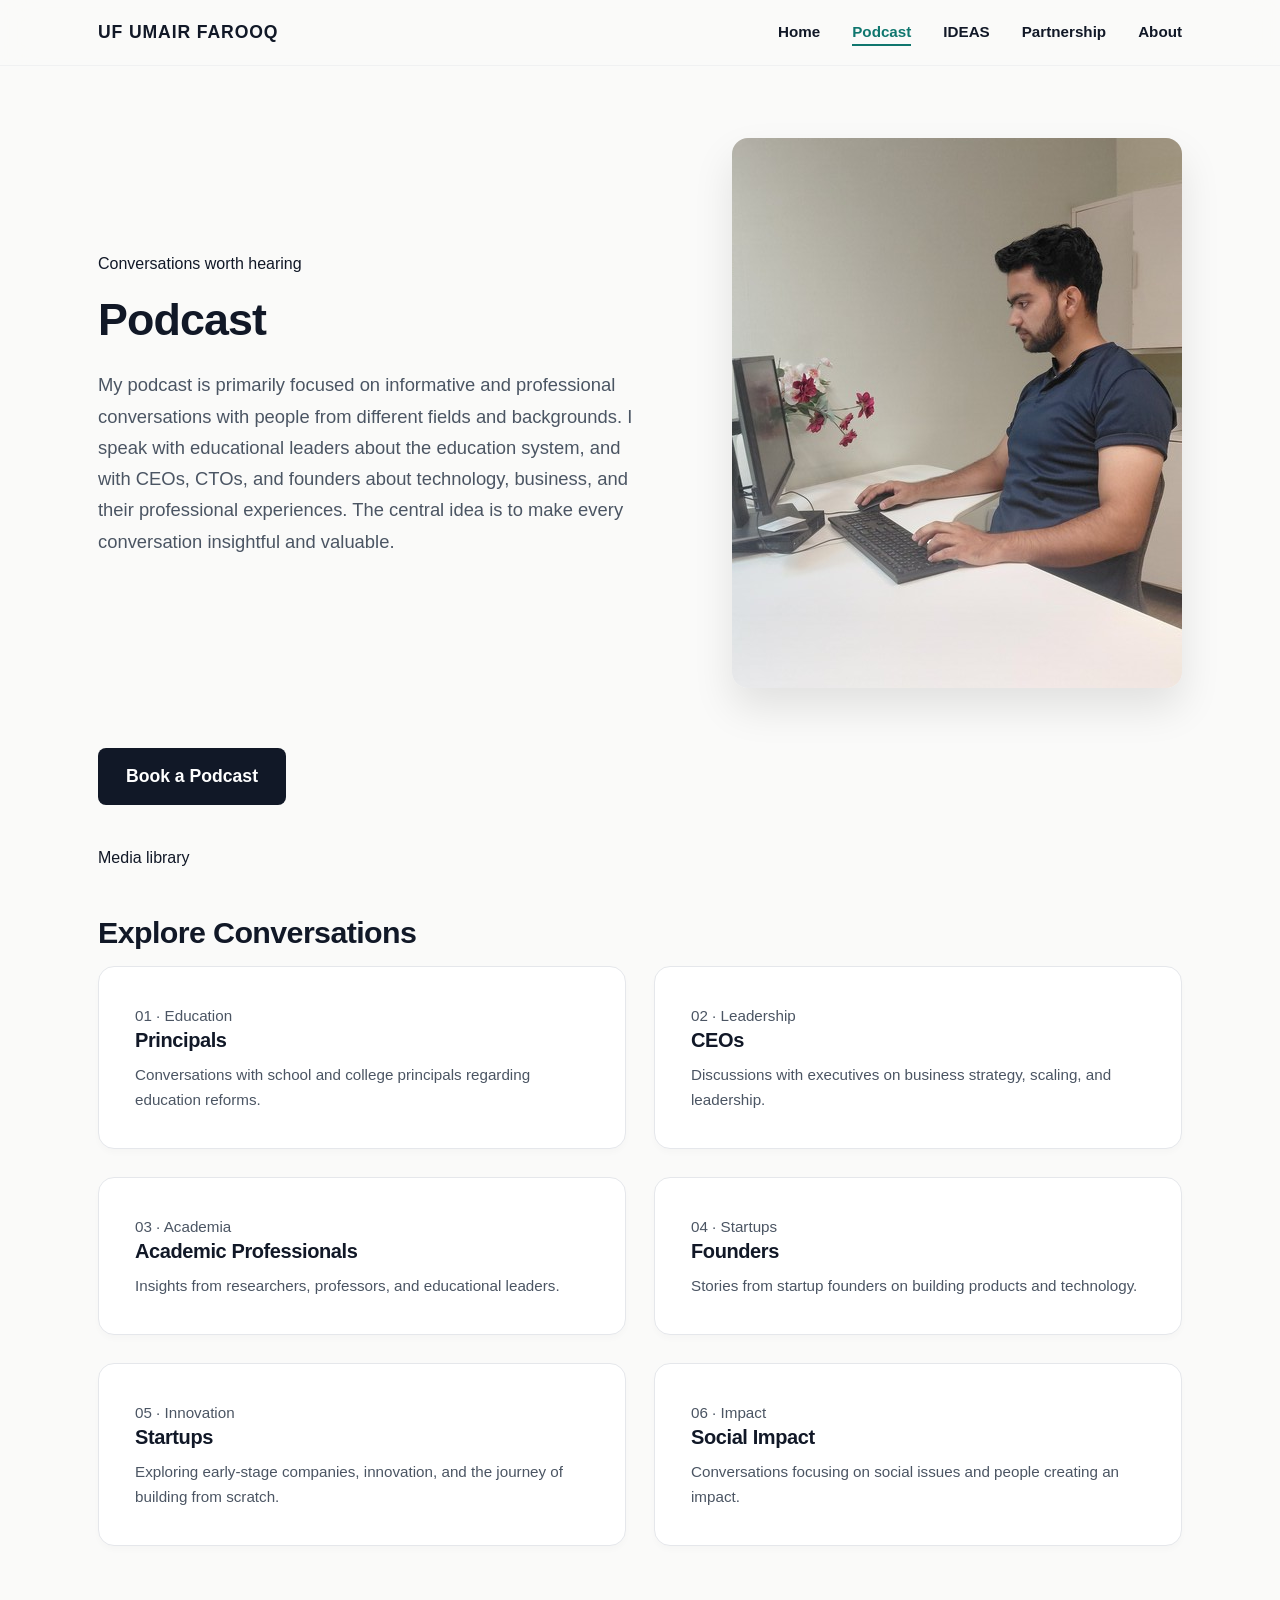
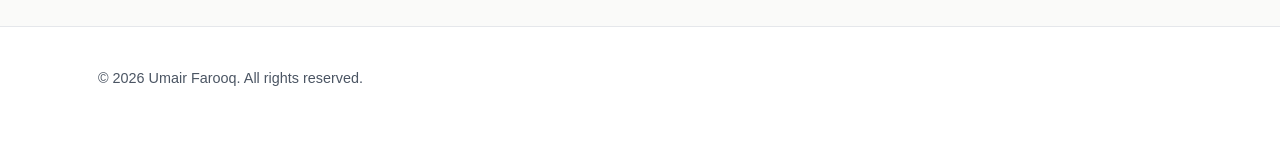
<file: podcast.html>
<!DOCTYPE html>
<html lang="en">
<head>
  <meta charset="UTF-8" />
  <meta name="viewport" content="width=device-width, initial-scale=1.0" />
  <title>Podcast — Umair Farooq</title>
  <link rel="stylesheet" href="css/style.css" />
</head>
<body>

  <header class="site-header">
    <div class="container header-inner">
      <a href="index.html" class="logo">
        <span class="logo-mark">UF</span>
        UMAIR FAROOQ
      </a>
      <button class="menu-toggle" aria-label="Toggle menu">☰</button>
      <nav class="main-nav">
        <ul>
          <li><a href="index.html">Home</a></li>
          <li><a href="podcast.html" class="active">Podcast</a></li>
          <li><a href="ideas.html">IDEAS</a></li>
          <li><a href="partnerships.html">Partnership</a></li>
          <li><a href="about.html">About</a></li>
        </ul>
      </nav>
    </div>
  </header>

  <main class="container" style="padding-top: 72px; padding-bottom: 80px;">
    
    <!-- TOP SECTION: Summary Left, Photo Right -->
    <div class="hero-inner" style="margin-bottom: 60px;">
      
      <div class="hero-text">
        <p class="eyebrow">Conversations worth hearing</p>
        <h1>Podcast</h1>
        <p class="lead">
          My podcast is primarily focused on informative and professional conversations with people from different fields and backgrounds. I speak with educational leaders about the education system, and with CEOs, CTOs, and founders about technology, business, and their professional experiences. The central idea is to make every conversation insightful and valuable.
        </p>
      </div>

      <div class="hero-photo">
        <img src="images/profile.jpg" alt="Podcast Studio" />
      </div>

    </div>

    <!-- DOWN SECTION: Book a Podcast Button & Category Grid -->
    <div>
      
      <!-- Book a Podcast Button -->
      <div style="margin-bottom: 40px;">
        <a href="book-a-podcast.html" class="btn" style="font-size: 1.1rem; padding: 14px 28px; display: inline-block;">
          Book a Podcast
        </a>
      </div>

      <!-- Premium media-library category grid -->
      <div class="media-section-heading">
        <div>
          <p class="eyebrow" style="margin-bottom: 6px;">Media library</p>
          <h2>Explore Conversations</h2>
        </div>
      </div>
      
      <div class="grid-2">
        
        <a href="#" class="card media-card">
          <p class="eyebrow">01 · Education</p>
          <h3>Principals</h3>
          <p>Conversations with school and college principals regarding education reforms.</p>
        </a>

        <a href="#" class="card media-card">
          <p class="eyebrow">02 · Leadership</p>
          <h3>CEOs</h3>
          <p>Discussions with executives on business strategy, scaling, and leadership.</p>
        </a>

        <a href="#" class="card media-card">
          <p class="eyebrow">03 · Academia</p>
          <h3>Academic Professionals</h3>
          <p>Insights from researchers, professors, and educational leaders.</p>
        </a>

        <a href="#" class="card media-card">
          <p class="eyebrow">04 · Startups</p>
          <h3>Founders</h3>
          <p>Stories from startup founders on building products and technology.</p>
        </a>

        <!-- Newly Added Startups -->
        <a href="#" class="card media-card">
          <p class="eyebrow">05 · Innovation</p>
          <h3>Startups</h3>
          <p>Exploring early-stage companies, innovation, and the journey of building from scratch.</p>
        </a>

        <a href="#" class="card media-card">
          <p class="eyebrow">06 · Impact</p>
          <h3>Social Impact</h3>
          <p>Conversations focusing on social issues and people creating an impact.</p>
        </a>

      </div>

    </div>

  </main>

  <footer class="site-footer">
    <div class="container footer-inner">
      <p>© <span id="year"></span> Umair Farooq. All rights reserved.</p>
    </div>
  </footer>

  <script src="js/script.js"></script>
</body>
</html>
</file>
<file: css/style.css>
/* ==========================================
   UMAIR FAROOQ — Premium Fancy Stylesheet
   ========================================== */

* { box-sizing: border-box; margin: 0; padding: 0; }

:root {
  --bg: #fafaf9;
  --surface: #ffffff;
  --text: #111827;
  --muted: #4b5563;
  --accent: #0f766e;
  --accent-hover: #0b5d57;
  --border: #e5e7eb;
  --max-width: 1140px;
}

body {
  font-family: -apple-system, BlinkMacSystemFont, "Segoe UI", Roboto, Helvetica, Arial, sans-serif;
  color: var(--text);
  background: var(--bg);
  line-height: 1.65;
  -webkit-font-smoothing: antialiased;
}

.container { max-width: var(--max-width); margin: 0 auto; padding: 0 28px; }
a { color: var(--accent); text-decoration: none; transition: all 0.2s; }
a:hover { color: var(--accent-hover); }

h1, h2, h3, h4 { line-height: 1.2; margin-bottom: 0.5em; font-weight: 800; letter-spacing: -0.02em; }
h1 { font-size: 2.8rem; }
h2 { font-size: 1.9rem; margin-top: 1.4em; }
h3 { font-size: 1.25rem; }
p { margin-bottom: 1em; }
.lead { font-size: 1.15rem; color: var(--muted); max-width: 700px; line-height: 1.7; }

/* ---------- Premium Buttons ---------- */
.btn {
  display: inline-block;
  background: var(--text);
  color: #fff;
  padding: 14px 28px;
  border-radius: 8px;
  font-weight: 600;
  font-size: 0.95rem;
  border: none;
  cursor: pointer;
  transition: all 0.3s cubic-bezier(0.25, 0.8, 0.25, 1);
}
.btn:hover { 
  background: var(--accent); 
  color: #fff; 
  transform: translateY(-3px); 
  box-shadow: 0 10px 20px rgba(15, 118, 110, 0.2); 
}
.btn-outline {
  background: transparent;
  color: var(--text);
  border: 2px solid var(--border);
}
.btn-outline:hover { 
  background: transparent; 
  color: var(--accent); 
  border-color: var(--accent);
  box-shadow: none;
}

/* ---------- Glassmorphism Header ---------- */
.site-header {
  border-bottom: 1px solid rgba(229, 231, 235, 0.5);
  position: sticky;
  top: 0;
  background: rgba(250, 250, 249, 0.75);
  backdrop-filter: blur(16px);
  -webkit-backdrop-filter: blur(16px);
  z-index: 100;
}
.header-inner { display: flex; align-items: center; justify-content: space-between; padding: 18px 28px; }
.logo { font-weight: 900; letter-spacing: 0.05em; color: var(--text); font-size: 1.1rem; }
.main-nav ul { display: flex; gap: 32px; list-style: none; }
.main-nav a { color: var(--text); font-size: 0.95rem; font-weight: 600; padding: 4px 0; border-bottom: 2px solid transparent; }
.main-nav a.active { color: var(--accent); border-bottom-color: var(--accent); }
.main-nav a:hover { color: var(--accent); }
.menu-toggle { display: none; background: none; border: none; font-size: 1.5rem; cursor: pointer; }

/* ---------- Premium Hero Section ---------- */
.hero { padding: 80px 0 60px; }
.hero-inner { display: grid; grid-template-columns: 1.2fr 1fr; gap: 64px; align-items: center; }

.hero-photo {
  position: relative;
  display: flex;
  justify-content: flex-end; /* Pushes the image to the right */
}

.hero-photo img {
  width: 100%;
  max-width: 450px;
  height: auto;
  max-height: 550px; /* Prevents it from being too tall */
  object-fit: cover;
  border-radius: 16px; /* Smooth rounded corners */
  box-shadow: 0 20px 40px rgba(0,0,0,0.1); /* Clean, modern shadow */
}

.hero-links { display: flex; gap: 16px; margin-top: 32px; flex-wrap: wrap; }

/* ---------- Fancy Cards & Grids ---------- */
.grid-2 { display: grid; grid-template-columns: repeat(2, 1fr); gap: 28px; }
.grid-3 { display: grid; grid-template-columns: repeat(3, 1fr); gap: 28px; }
.grid-4 { display: grid; grid-template-columns: repeat(4, 1fr); gap: 24px; }

.card {
  display: block;
  padding: 36px;
  border: 1px solid var(--border);
  border-radius: 16px;
  background: var(--surface);
  color: var(--text);
  transition: all 0.3s cubic-bezier(0.25, 0.8, 0.25, 1);
  position: relative;
  overflow: hidden;
  box-shadow: 0 4px 6px rgba(0,0,0,0.02);
}
.card::after {
  content: '';
  position: absolute;
  bottom: 0; left: 0; width: 100%; height: 4px;
  background: var(--accent);
  transform: scaleX(0);
  transform-origin: left;
  transition: transform 0.3s ease;
}
.card:hover {
  transform: translateY(-8px);
  box-shadow: 0 24px 48px rgba(0,0,0,0.08);
  border-color: transparent;
}
.card:hover::after { transform: scaleX(1); }
.card h3 { margin-bottom: 0.5em; }
.card p { color: var(--muted); margin: 0; font-size: 0.95rem; }

/* ---------- Forms (Protected) ---------- */
.contact-form { max-width: 600px; display: flex; flex-direction: column; }
.contact-form label { font-weight: 700; font-size: 0.9rem; margin-bottom: 8px; margin-top: 20px; color: var(--text); }
.contact-form input,
.contact-form textarea,
.contact-form select {
  padding: 14px; border: 1px solid var(--border); border-radius: 8px; font-family: inherit; font-size: 1rem; background: #fff; transition: all 0.3s;
}
.contact-form input:focus,
.contact-form textarea:focus,
.contact-form select:focus {
  outline: none; border-color: var(--accent); box-shadow: 0 0 0 4px rgba(15, 118, 110, 0.1);
}
.contact-form button { margin-top: 28px; align-self: flex-start; }

/* ---------- Footer ---------- */
.site-footer { border-top: 1px solid var(--border); padding: 40px 0; color: var(--muted); font-size: 0.9rem; background: var(--surface); }
.footer-inner { display: flex; justify-content: space-between; align-items: center; flex-wrap: wrap; gap: 16px; }

/* ---------- Mobile Responsive ---------- */
@media (max-width: 860px) {
  .menu-toggle { display: block; }
  .main-nav { display: none; position: absolute; top: 100%; left: 0; right: 0; background: var(--surface); border-bottom: 1px solid var(--border); padding: 20px 28px; }
  .main-nav.open { display: block; }
  .main-nav ul { flex-direction: column; gap: 16px; }
  .hero { padding: 60px 0; }
  .hero-inner { grid-template-columns: 1fr; gap: 40px; }
  .hero-photo { order: -1; }
  .hero-photo::before { display: none; /* Hide the offset border on mobile */ }
  .hero-photo img { max-width: 100%; }
  .grid-2, .grid-3, .grid-4 { grid-template-columns: 1fr; }
  h1 { font-size: 2.2rem; }
}
</file>
